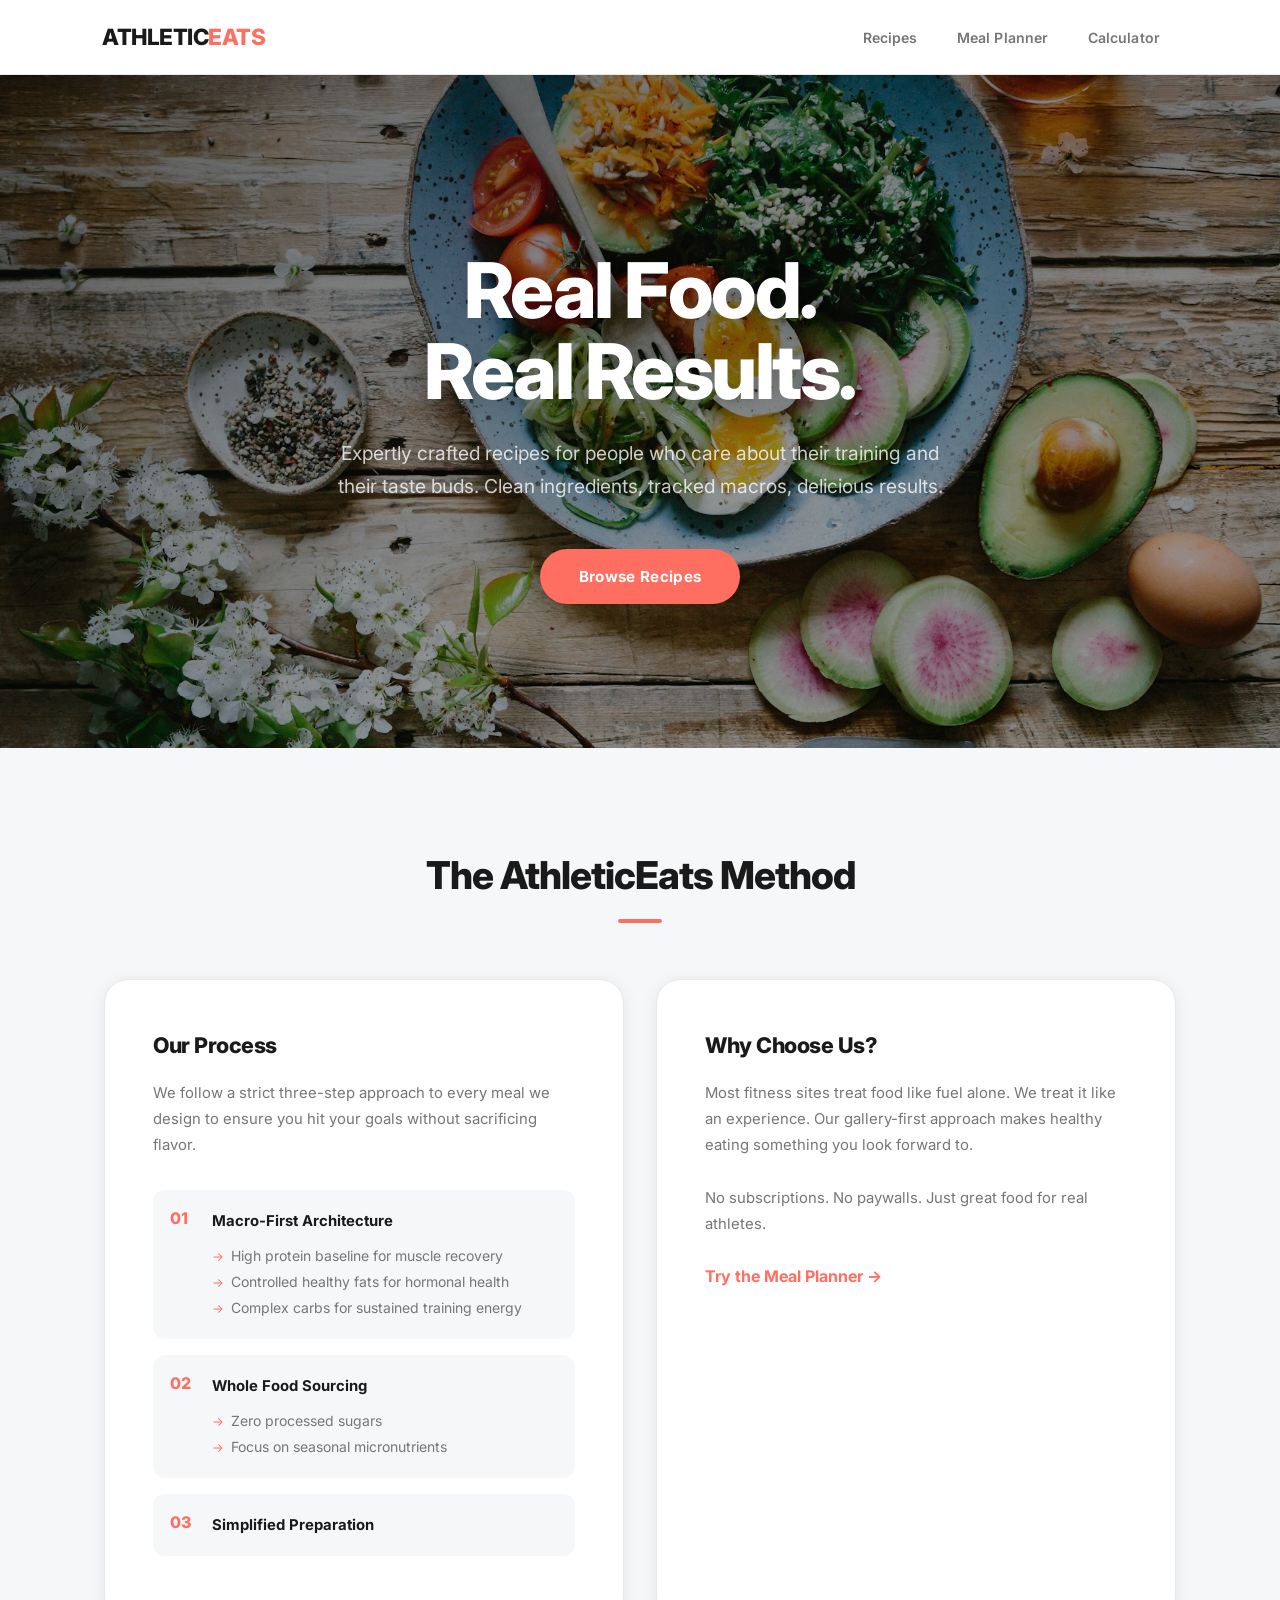
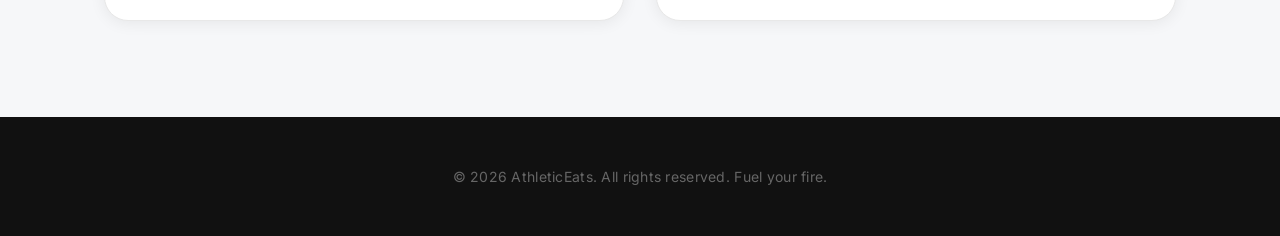
<file: index.html>
<!DOCTYPE html>
<html lang="en">
<head>
    <meta charset="UTF-8">
    <meta name="viewport" content="width=device-width, initial-scale=1.0">
    <title>AthleticEats | Real Food. Real Results.</title>
    <link rel="preconnect" href="https://fonts.googleapis.com">
    <link rel="preconnect" href="https://fonts.gstatic.com" crossorigin>
    <link href="https://fonts.googleapis.com/css2?family=Inter:wght@300;400;600;700;800&display=swap" rel="stylesheet">
    <link rel="stylesheet" href="css/global.css">
    <link rel="stylesheet" href="css/home.css">
    <style>
        /* --- Featured Recipes section --- */
        .featured-section {
            padding: 4rem 8%;
            background: var(--white);
            border-top: 1px solid var(--border);
        }
        .featured-section h2 {
            font-size: clamp(1.6rem, 3vw, 2rem);
            font-weight: 800;
            letter-spacing: -0.5px;
            margin-bottom: 0.4rem;
        }
        .featured-section h2 span { color: var(--accent-coral); }
        .featured-section .section-sub {
            color: var(--text-muted);
            font-size: 1rem;
            margin-bottom: 2.5rem;
        }
        .featured-grid {
            display: grid;
            grid-template-columns: repeat(auto-fit, minmax(260px, 1fr));
            gap: 1.5rem;
            margin-bottom: 2rem;
        }

        /* Skeleton loaders while fetching */
        .skeleton-card {
            height: 260px;
            border-radius: var(--radius);
            background: linear-gradient(90deg, #f0f0f0 25%, #e8e8e8 50%, #f0f0f0 75%);
            background-size: 200% 100%;
            animation: shimmer 1.4s infinite;
        }
        @keyframes shimmer {
            0%   { background-position: 200% 0; }
            100% { background-position: -200% 0; }
        }

        /* Featured recipe cards */
        .featured-card {
            display: block;
            border-radius: var(--radius);
            overflow: hidden;
            box-shadow: var(--card-shadow);
            text-decoration: none;
            color: var(--text-main);
            background: var(--white);
            transition: var(--transition);
        }
        .featured-card:hover {
            transform: translateY(-6px);
            box-shadow: var(--card-shadow-hover);
        }
        .featured-card img {
            width: 100%;
            height: 180px;
            object-fit: cover;
            display: block;
        }
        .featured-card-body { padding: 1.2rem; }
        .featured-badge {
            display: inline-block;
            padding: 0.2rem 0.75rem;
            border-radius: var(--radius-pill);
            font-size: 0.75rem;
            font-weight: 700;
            text-transform: capitalize;
            background: var(--accent-coral-light);
            color: var(--accent-coral);
            margin-bottom: 0.5rem;
        }
        .featured-card h3 {
            font-size: 1rem;
            font-weight: 700;
            margin-bottom: 0.25rem;
        }
        .featured-card p { font-size: 0.85rem; color: var(--text-muted); }

        .featured-cta { text-align: center; }
    </style>
    <script src="js/home.js" defer></script>
</head>
<body id="page-home">

    <nav>
        <div class="logo"><a href="index.html">ATHLETIC<span>EATS</span></a></div>
        <ul>
            <li><a href="recipes.html">Recipes</a></li>
            <li><a href="meal-planner.html">Meal Planner</a></li>
            <li><a href="calculator.html">Calculator</a></li>
        </ul>
    </nav>

    <header class="hero">
        <h1>Real Food.<br>Real Results.</h1>
        <p>Expertly crafted recipes for people who care about their training and their taste buds. Clean ingredients, tracked macros, delicious results.</p>
        <a href="recipes.html" class="btn-primary">Browse Recipes</a>
    </header>

    <!-- Featured Recipes — loaded via AJAX from the database -->
    <section class="featured-section" id="featured-section">
        <h2>Popular <span>Recipes</span></h2>
        <p class="section-sub">A few of our most-loved meals, pulled live from the database.</p>
        <div class="featured-grid" id="featured-grid">
            <div class="skeleton-card"></div>
            <div class="skeleton-card"></div>
            <div class="skeleton-card"></div>
        </div>
        <div class="featured-cta">
            <a href="recipes.html" class="btn-primary">View All Recipes</a>
        </div>
    </section>

    <main>
        <section>
            <h2>The AthleticEats Method</h2>
            <div class="feature-grid">
                <div class="feature-box">
                    <h3>Our Process</h3>
                    <p>We follow a strict three-step approach to every meal we design to ensure you hit your goals without sacrificing flavor.</p>
                    <ol class="philosophy-list">
                        <li>
                            Macro-First Architecture
                            <ul class="philosophy-sublist">
                                <li>High protein baseline for muscle recovery</li>
                                <li>Controlled healthy fats for hormonal health</li>
                                <li>Complex carbs for sustained training energy</li>
                            </ul>
                        </li>
                        <li>
                            Whole Food Sourcing
                            <ul class="philosophy-sublist">
                                <li>Zero processed sugars</li>
                                <li>Focus on seasonal micronutrients</li>
                            </ul>
                        </li>
                        <li>Simplified Preparation</li>
                    </ol>
                </div>

                <div class="feature-box">
                    <h3>Why Choose Us?</h3>
                    <p>Most fitness sites treat food like fuel alone. We treat it like an experience. Our gallery-first approach makes healthy eating something you look forward to.</p>
                    <br>
                    <p>No subscriptions. No paywalls. Just great food for real athletes.</p>
                    <br>
                    <a href="meal-planner.html" style="color:var(--accent-coral);font-weight:700;text-decoration:none;">Try the Meal Planner &rarr;</a>
                </div>
            </div>
        </section>
    </main>

    <footer>
        <p>&copy; 2026 AthleticEats. All rights reserved. Fuel your fire.</p>
    </footer>

</body>
</html>
</file>
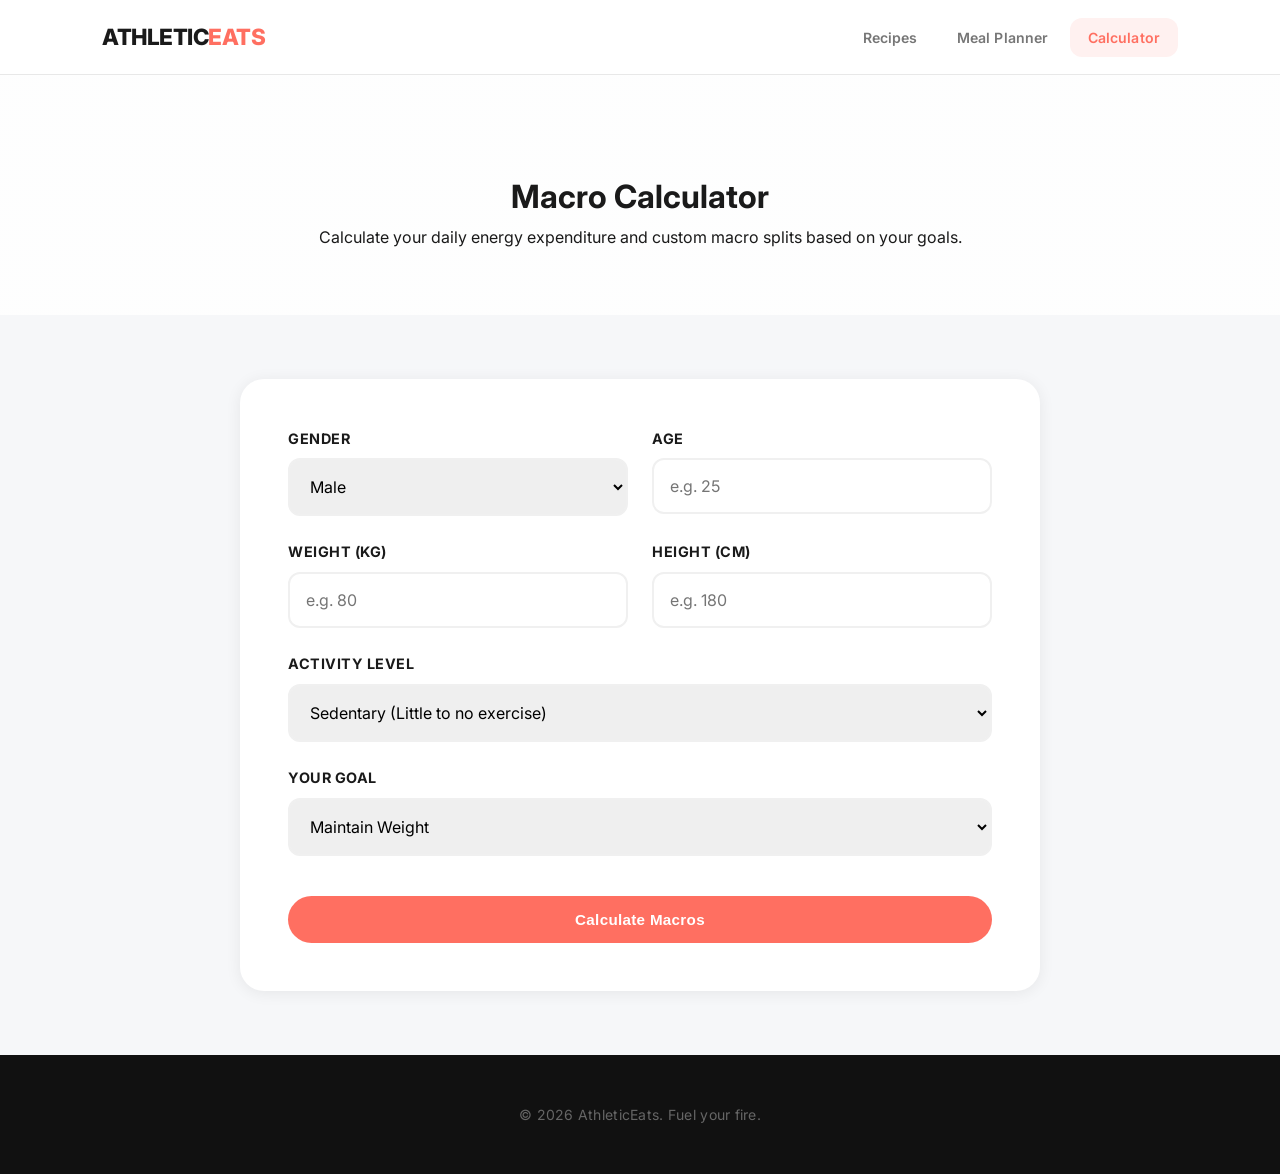
<file: calculator.html>
<!DOCTYPE html>
<html lang="en">
<head>
    <meta charset="UTF-8">
    <meta name="viewport" content="width=device-width, initial-scale=1.0">
    <title>Macro Calculator | AthleticEats</title>
    <link href="https://fonts.googleapis.com/css2?family=Inter:wght@300;400;600;700;800&display=swap" rel="stylesheet">
    <link rel="stylesheet" href="css/global.css">
    <link rel="stylesheet" href="css/calculator.css">
    <script src="js/calculator.js" defer></script>
</head>
<body id="page-calculator">

    <nav>
        <div class="logo"><a href="index.html">ATHLETIC<span>EATS</span></a></div>
        <ul>
            <li><a href="recipes.html">Recipes</a></li>
            <li><a href="meal-planner.html">Meal Planner</a></li>
            <li><a href="calculator.html">Calculator</a></li>
        </ul>
    </nav>

    <header class="hero">
        <h1>Macro Calculator</h1>
        <p>Calculate your daily energy expenditure and custom macro splits based on your goals.</p>
    </header>

    <main style="padding: 4rem 5%;">
        <div class="calc-container">
            <section class="calc-card">
                <form id="macro-form" novalidate>
                    <div style="display: grid; grid-template-columns: 1fr 1fr; gap: 1.5rem;">
                        <div class="form-group">
                            <label for="gender">Gender</label>
                            <select id="gender" required>
                                <option value="male">Male</option>
                                <option value="female">Female</option>
                            </select>
                        </div>
                        <div class="form-group">
                            <label for="age">Age</label>
                            <input type="number" id="age" placeholder="e.g. 25" required min="15" max="100">
                            <span class="error-message">Please enter a valid age (15-100).</span>
                        </div>
                    </div>

                    <div style="display: grid; grid-template-columns: 1fr 1fr; gap: 1.5rem;">
                        <div class="form-group">
                            <label for="weight">Weight (kg)</label>
                            <input type="number" id="weight" placeholder="e.g. 80" required min="30" max="250">
                            <span class="error-message">Please enter a valid weight.</span>
                        </div>
                        <div class="form-group">
                            <label for="height">Height (cm)</label>
                            <input type="number" id="height" placeholder="e.g. 180" required min="100" max="250">
                            <span class="error-message">Please enter a valid height.</span>
                        </div>
                    </div>

                    <div class="form-group">
                        <label for="activity">Activity Level</label>
                        <select id="activity" required>
                            <option value="1.2">Sedentary (Little to no exercise)</option>
                            <option value="1.375">Lightly Active (1-3 days/week)</option>
                            <option value="1.55">Moderately Active (3-5 days/week)</option>
                            <option value="1.725">Very Active (6-7 days/week)</option>
                            <option value="1.9">Extra Active (Professional athlete)</option>
                        </select>
                    </div>

                    <div class="form-group">
                        <label for="goal">Your Goal</label>
                        <select id="goal" required>
                            <option value="maintain">Maintain Weight</option>
                            <option value="lose">Lose Weight (Deficit)</option>
                            <option value="gain">Gain Muscle (Surplus)</option>
                        </select>
                    </div>

                    <button type="submit" class="btn-primary" style="width: 100%; margin-top: 1rem;">Calculate Macros</button>
                </form>
            </section>

            <!-- Results hidden by default -->
            <section id="results" class="results-panel">
                <h2 style="color: white; margin-bottom: 0.5rem; text-align: center;">Your Daily Targets</h2>
                <p style="opacity: 0.7; margin-bottom: 2rem;">Based on your inputs, here is your optimal daily intake:</p>
                
                <div class="results-grid">
                    <div class="res-item">
                        <span id="res-calories" class="res-val">---</span>
                        <span class="res-label">Calories</span>
                    </div>
                    <div class="res-item">
                        <span id="res-protein" class="res-val">---</span>
                        <span class="res-label">Protein (g)</span>
                    </div>
                    <div class="res-item">
                        <span id="res-carbs" class="res-val">---</span>
                        <span class="res-label">Carbs (g)</span>
                    </div>
                    <div class="res-item">
                        <span id="res-fats" class="res-val">---</span>
                        <span class="res-label">Fats (g)</span>
                    </div>
                </div>

                <button id="reset-calc" class="btn-primary" style="background: transparent; border: 2px solid var(--accent-coral); margin-top: 3rem;">Reset Calculator</button>
            </section>
        </div>
    </main>

    <footer>
        <p>&copy; 2026 AthleticEats. Fuel your fire.</p>
    </footer>

</body>
</html>
</file>
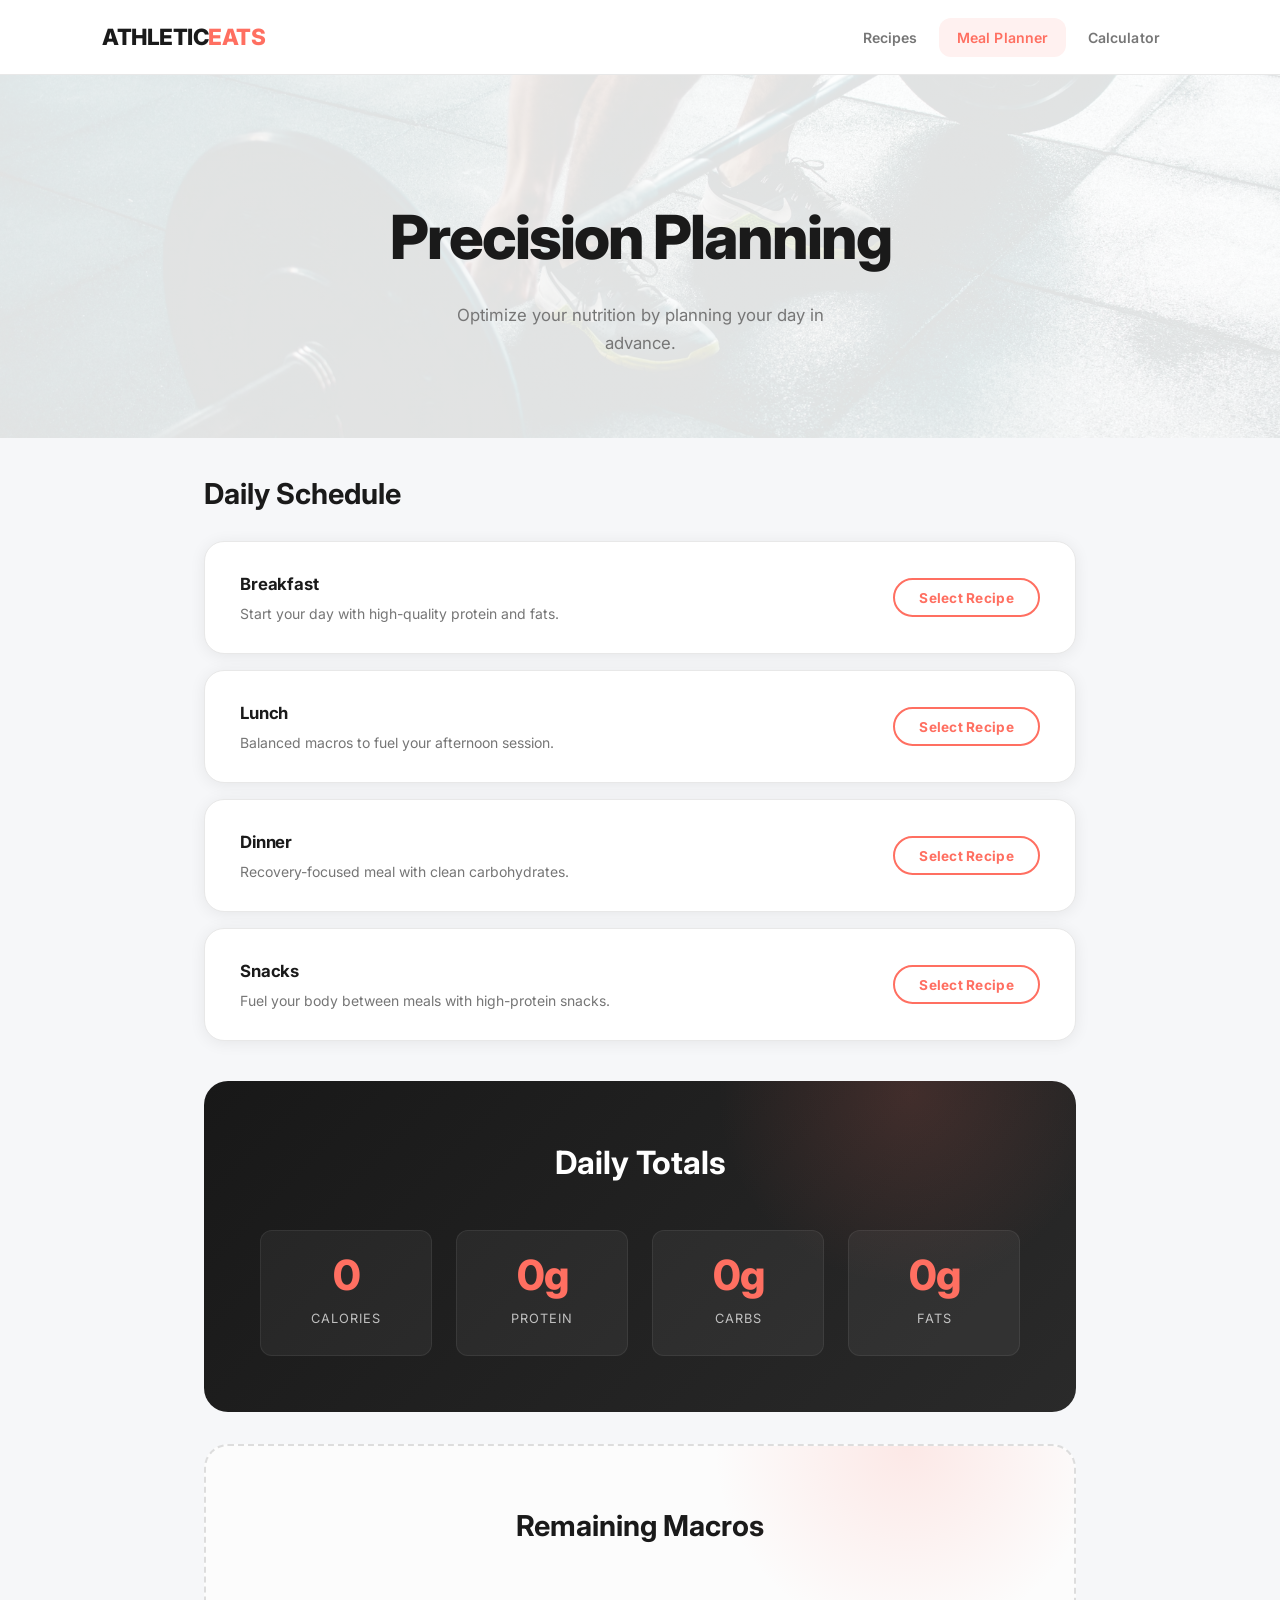
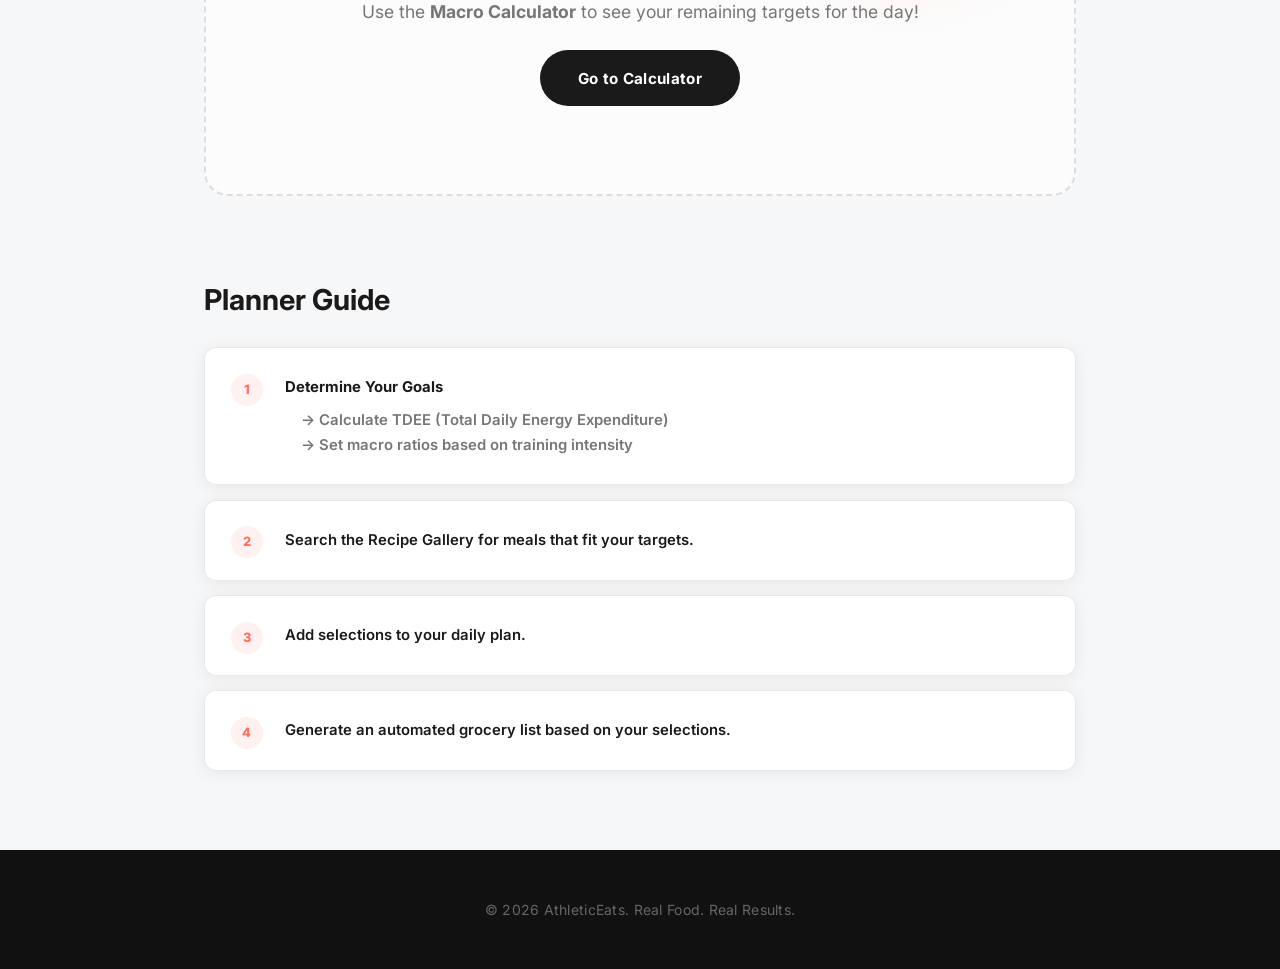
<file: meal-planner.html>
<!DOCTYPE html>
<html lang="en">
<head>
    <meta charset="UTF-8">
    <meta name="viewport" content="width=device-width, initial-scale=1.0">
    <title>Meal Planner | AthleticEats</title>
    <link href="https://fonts.googleapis.com/css2?family=Inter:wght@300;400;600;700;800&display=swap" rel="stylesheet">
    <link rel="stylesheet" href="css/global.css">
    <link rel="stylesheet" href="css/planner.css">
    <script src="js/planner.js" type="module"></script>
</head>
<body id="page-planner">

    <nav>
        <div class="logo"><a href="index.html">ATHLETIC<span>EATS</span></a></div>
        <ul>
            <li><a href="recipes.html">Recipes</a></li>
            <li><a href="meal-planner.html">Meal Planner</a></li>
            <li><a href="calculator.html">Calculator</a></li>
        </ul>
    </nav>

    <header class="hero">
        <h1>Precision Planning</h1>
        <p>Optimize your nutrition by planning your day in advance.</p>
    </header>

    <main style="max-width: 1000px; margin: 0 auto; padding: 2rem 5% 4rem;">
        <section>
            <h2 style="font-size: 1.8rem; margin-bottom: 1.5rem; color: var(--text-main);">Daily Schedule</h2>
            
            <div class="planner-section" id="slot-breakfast">
                <div class="meal-info">
                    <h3>Breakfast</h3>
                    <p class="meal-desc">Start your day with high-quality protein and fats.</p>
                    <div class="selected-meal-card hidden"></div>
                    <div class="extras-container hidden"></div>
                </div>
                <div class="slot-actions">
                    <button class="btn-select" data-slot="breakfast">Select Recipe</button>
                    <button class="btn-add-extra hidden" data-slot="breakfast" title="Add Extra Side">+</button>
                </div>
            </div>

            <div class="planner-section" id="slot-lunch">
                <div class="meal-info">
                    <h3>Lunch</h3>
                    <p class="meal-desc">Balanced macros to fuel your afternoon session.</p>
                    <div class="selected-meal-card hidden"></div>
                    <div class="extras-container hidden"></div>
                </div>
                <div class="slot-actions">
                    <button class="btn-select" data-slot="lunch">Select Recipe</button>
                    <button class="btn-add-extra hidden" data-slot="lunch" title="Add Extra Side">+</button>
                </div>
            </div>

            <div class="planner-section" id="slot-dinner">
                <div class="meal-info">
                    <h3>Dinner</h3>
                    <p class="meal-desc">Recovery-focused meal with clean carbohydrates.</p>
                    <div class="selected-meal-card hidden"></div>
                    <div class="extras-container hidden"></div>
                </div>
                <div class="slot-actions">
                    <button class="btn-select" data-slot="dinner">Select Recipe</button>
                    <button class="btn-add-extra hidden" data-slot="dinner" title="Add Extra Side">+</button>
                </div>
            </div>

            <div class="planner-section" id="slot-snacks">
                <div class="meal-info">
                    <h3>Snacks</h3>
                    <p class="meal-desc">Fuel your body between meals with high-protein snacks.</p>
                    <div class="selected-meal-card hidden"></div>
                    <div class="extras-container hidden"></div>
                </div>
                <div class="slot-actions">
                    <button class="btn-select" data-slot="snacks">Select Recipe</button>
                    <button class="btn-add-extra hidden" data-slot="snacks" title="Add Extra Side">+</button>
                </div>
            </div>
        </section>

        <!-- Selection Modal -->
        <div id="selection-modal" class="modal">
            <div class="modal-content">
                <span class="close-modal">&times;</span>
                <div class="modal-header">
                    <h2 id="modal-title">Select a Recipe</h2>
                    <input type="text" id="recipe-search" placeholder="Search by name or category...">
                </div>
                <div id="modal-recipe-grid" class="modal-recipe-grid">
                    <!-- Recipes or Extras will be injected here -->
                </div>
            </div>
        </div>

        <section class="totals-panel">
            <h2 style="color: white; text-align: center; font-size: 2rem; margin-bottom: 1.5rem;">Daily Totals</h2>
            <div class="stats-grid">
                <div class="stat-item" style="text-align: center;">
                    <span class="stat-val" style="display: block; font-weight: 800;">0</span>
                    <span class="stat-label" style="text-transform: uppercase; letter-spacing: 1px; font-size: 0.8rem; opacity: 0.7; color: white;">Calories</span>
                </div>
                <div class="stat-item" style="text-align: center;">
                    <span class="stat-val" style="display: block; font-weight: 800;">0g</span>
                    <span class="stat-label" style="text-transform: uppercase; letter-spacing: 1px; font-size: 0.8rem; opacity: 0.7; color: white;">Protein</span>
                </div>
                <div class="stat-item" style="text-align: center;">
                    <span class="stat-val" style="display: block; font-weight: 800;">0g</span>
                    <span class="stat-label" style="text-transform: uppercase; letter-spacing: 1px; font-size: 0.8rem; opacity: 0.7; color: white;">Carbs</span>
                </div>
                <div class="stat-item" style="text-align: center;">
                    <span class="stat-val" style="display: block; font-weight: 800;">0g</span>
                    <span class="stat-label" style="text-transform: uppercase; letter-spacing: 1px; font-size: 0.8rem; opacity: 0.7; color: white;">Fats</span>
                </div>
            </div>
        </section>

        <!-- Remaining Macros Feature -->
        <section id="remaining-macros-container" class="totals-panel" style="background: #fcfcfc; border: 2px dashed #ddd; margin-top: 2rem;">
            <h2 style="color: var(--text-main); text-align: center; font-size: 1.8rem; margin-bottom: 1rem;">Remaining Macros</h2>
            
            <div id="remaining-stats" class="stats-grid hidden">
                <div class="stat-item" style="background: #fff; border: 1px solid #eee;">
                    <span id="rem-cal" class="stat-val" style="color: #2ecc71;">0</span>
                    <span class="stat-label" style="color: #888;">CALRORIES</span>
                </div>
                <div class="stat-item" style="background: #fff; border: 1px solid #eee;">
                    <span id="rem-pro" class="stat-val" style="color: #2ecc71;">0g</span>
                    <span class="stat-label" style="color: #888;">PROTEIN</span>
                </div>
                <div class="stat-item" style="background: #fff; border: 1px solid #eee;">
                    <span id="rem-carb" class="stat-val" style="color: #2ecc71;">0g</span>
                    <span class="stat-label" style="color: #888;">CARBS</span>
                </div>
                <div class="stat-item" style="background: #fff; border: 1px solid #eee;">
                    <span id="rem-fat" class="stat-val" style="color: #2ecc71;">0g</span>
                    <span class="stat-label" style="color: #888;">FATS</span>
                </div>
            </div>

            <div id="calculator-prompt" class="prompt-box" style="padding: 2rem; text-align: center;">
                <p style="color: var(--text-muted); font-size: 1.1rem; margin-bottom: 1.5rem;">Use the <strong>Macro Calculator</strong> to see your remaining targets for the day!</p>
                <a href="calculator.html" class="btn-primary" style="background: var(--text-main);">Go to Calculator</a>
            </div>
        </section>

        <section style="margin-top: 5rem;">
            <h2 style="font-size: 1.8rem; margin-bottom: 1.5rem; color: var(--text-main);">Planner Guide</h2>
            <ol class="guide-list" style="list-style: none; padding-left: 0;">
                <li>
                    <strong>Determine Your Goals</strong>
                    <ul style="list-style: none; margin-top: 0.5rem; padding-left: 1rem; color: var(--text-muted);">
                        <li>→ Calculate TDEE (Total Daily Energy Expenditure)</li>
                        <li>→ Set macro ratios based on training intensity</li>
                    </ul>
                </li>
                <li>Search the Recipe Gallery for meals that fit your targets.</li>
                <li>Add selections to your daily plan.</li>
                <li>Generate an automated grocery list based on your selections.</li>
            </ol>
        </section>
    </main>

    <footer>
        &copy; 2026 AthleticEats. Real Food. Real Results.
    </footer>

</body>
</html>
</file>
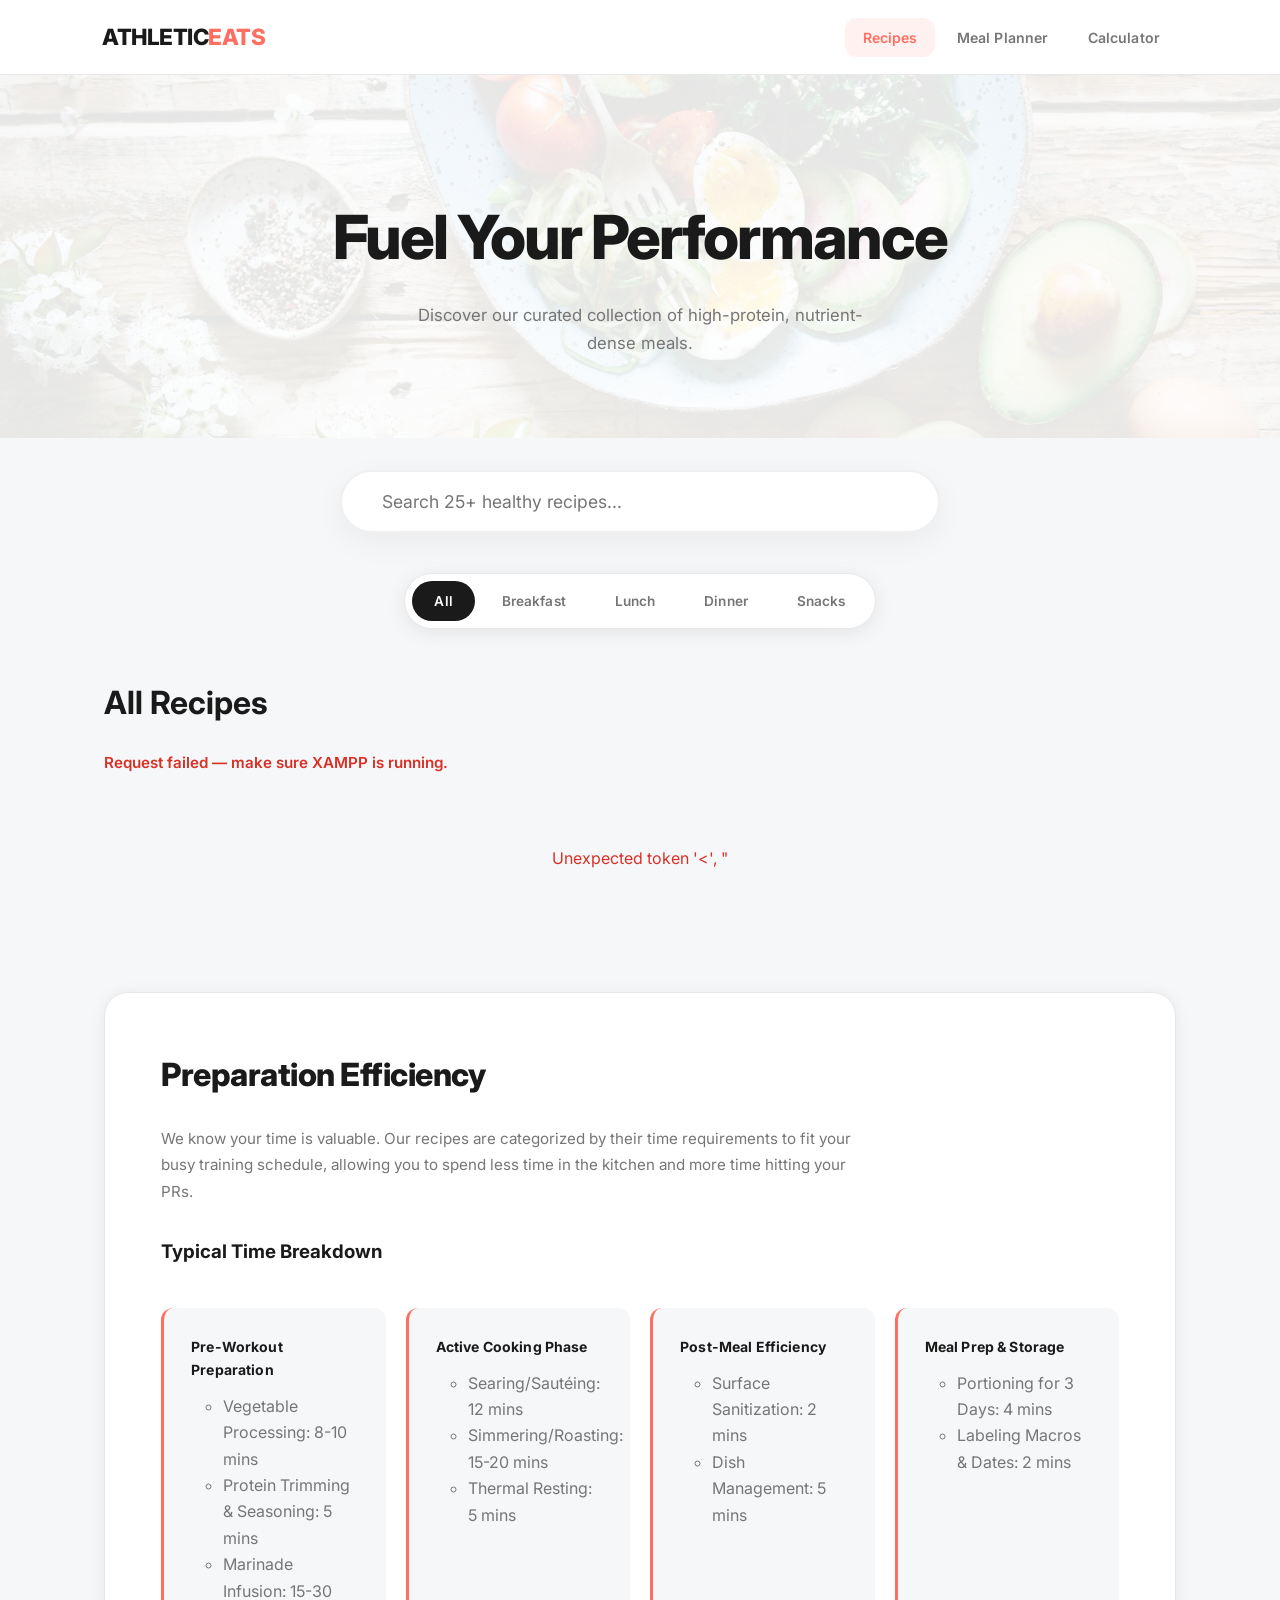
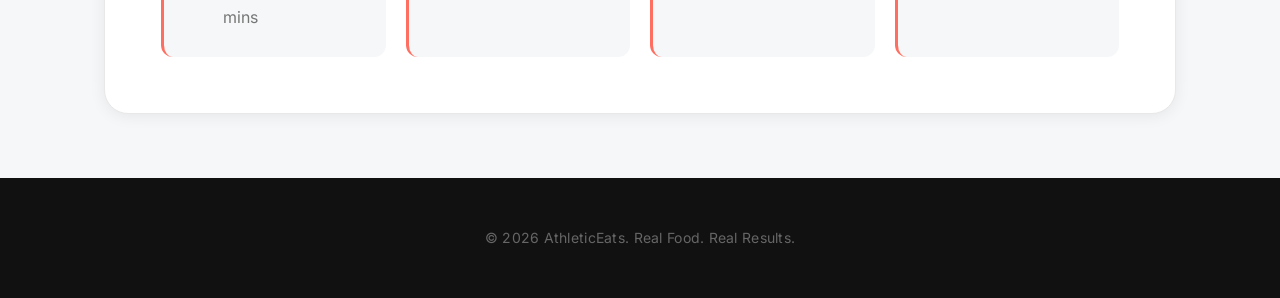
<file: recipes.html>
<!DOCTYPE html>
<html lang="en">
<head>
    <meta charset="UTF-8">
    <meta name="viewport" content="width=device-width, initial-scale=1.0">
    <title>Recipes | AthleticEats</title>
    <link href="https://fonts.googleapis.com/css2?family=Inter:wght@300;400;600;700;800&display=swap" rel="stylesheet">
    <link rel="stylesheet" href="css/global.css">
    <link rel="stylesheet" href="css/recipes.css">
    <style>
        /* --- Search status bar --- */
        #search-status {
            display: flex;
            align-items: center;
            gap: 0.6rem;
            min-height: 2rem;
            margin-bottom: 1.2rem;
            font-size: 0.95rem;
            font-weight: 600;
        }

        @keyframes spin-recipe {
            to { transform: rotate(360deg); }
        }
        #search-spinner {
            width: 18px;
            height: 18px;
            border: 3px solid #e8e8e8;
            border-top-color: #FF6F61;
            border-radius: 50%;
            animation: spin-recipe 0.65s linear infinite;
            flex-shrink: 0;
            display: none;           /* hidden by default; shown via JS */
        }
        #search-spinner.visible { display: block; }

        #search-status-text.loading { color: #767676; }
        #search-status-text.success { color: #27ae60; }
        #search-status-text.empty   { color: #767676; }
        #search-status-text.error   { color: #d93025; }
    </style>
    <script src="js/recipes.js" type="module"></script>
</head>
<body id="page-recipes">

    <nav>
        <div class="logo"><a href="index.html">ATHLETIC<span>EATS</span></a></div>
        <ul>
            <li><a href="recipes.html">Recipes</a></li>
            <li><a href="meal-planner.html">Meal Planner</a></li>
            <li><a href="calculator.html">Calculator</a></li>
        </ul>
    </nav>

    <header class="hero">
        <h1>Fuel Your Performance</h1>
        <p>Discover our curated collection of high-protein, nutrient-dense meals.</p>
    </header>

    <main style="max-width: 1200px; margin: 0 auto; padding: 2rem 5% 4rem;">
        <div class="search-container">
            <input type="text" id="gallery-search" placeholder="Search 25+ healthy recipes...">
        </div>

        <div class="filter-bar">
            <ul>
                <li><a href="#" class="active">All</a></li>
                <li><a href="#">Breakfast</a></li>
                <li><a href="#">Lunch</a></li>
                <li><a href="#">Dinner</a></li>
                <li><a href="#">Snacks</a></li>
            </ul>
        </div>

        <section>
            <h2 style="text-align: left; font-size: 2rem; margin-bottom: 1rem;">All Recipes</h2>

            <!-- Status bar: spinner + result count message -->
            <div id="search-status">
                <div id="search-spinner"></div>
                <span id="search-status-text"></span>
            </div>

            <div class="recipe-grid">
                <!-- Recipes will be injected here by recipes.js -->
            </div>
        </section>

        <!-- Recipe Modal -->
        <div id="recipe-modal" class="modal">
            <div class="modal-content">
                <span class="close-modal">&times;</span>
                <div id="modal-body">
                    <!-- Dynamic content will be injected here -->
                </div>
            </div>
        </div>

        <section class="featured-breakdown">
            <h2 style="text-align: left; font-size: 2rem; margin-bottom: 1.5rem;">Preparation Efficiency</h2>
            <p>We know your time is valuable. Our recipes are categorized by their time requirements to fit your busy training schedule, allowing you to spend less time in the kitchen and more time hitting your PRs.</p>
            
            <div style="margin-top: 2rem;">
                <h3 style="margin-bottom: 1rem;">Typical Time Breakdown</h3>
                <ol class="time-list" style="list-style: none;">
                    <li>
                        <strong>Pre-Workout Preparation</strong>
                        <ul style="list-style: circle; padding-left: 2rem; margin-top: 0.5rem; color: var(--text-muted);">
                            <li>Vegetable Processing: 8-10 mins</li>
                            <li>Protein Trimming & Seasoning: 5 mins</li>
                            <li>Marinade Infusion: 15-30 mins</li>
                        </ul>
                    </li>
                    <li>
                        <strong>Active Cooking Phase</strong>
                        <ul style="list-style: circle; padding-left: 2rem; margin-top: 0.5rem; color: var(--text-muted);">
                            <li>Searing/Sautéing: 12 mins</li>
                            <li>Simmering/Roasting: 15-20 mins</li>
                            <li>Thermal Resting: 5 mins</li>
                        </ul>
                    </li>
                    <li>
                        <strong>Post-Meal Efficiency</strong>
                        <ul style="list-style: circle; padding-left: 2rem; margin-top: 0.5rem; color: var(--text-muted);">
                            <li>Surface Sanitization: 2 mins</li>
                            <li>Dish Management: 5 mins</li>
                        </ul>
                    </li>
                    <li>
                        <strong>Meal Prep & Storage</strong>
                        <ul style="list-style: circle; padding-left: 2rem; margin-top: 0.5rem; color: var(--text-muted);">
                            <li>Portioning for 3 Days: 4 mins</li>
                            <li>Labeling Macros & Dates: 2 mins</li>
                        </ul>
                    </li>
                </ol>
            </div>
        </section>
    </main>

    <footer>
        &copy; 2026 AthleticEats. Real Food. Real Results.
    </footer>

</body>
</html>
</file>
<file: css/global.css>
:root {
    --bg-color: #f6f7f9;
    --text-main: #1a1a1a;
    --text-muted: #767676;
    --accent-coral: #FF6F61;
    --accent-coral-dark: #e55e50;
    --accent-coral-light: #fff1f0;
    --white: #ffffff;
    --border: #e8e8e8;
    --card-shadow: 0 2px 16px rgba(0, 0, 0, 0.07);
    --card-shadow-hover: 0 16px 48px rgba(0, 0, 0, 0.13);
    --transition: all 0.35s cubic-bezier(0.165, 0.84, 0.44, 1);
    --radius: 20px;
    --radius-sm: 12px;
    --radius-pill: 100px;
}

html { scroll-behavior: smooth; }

*, *::before, *::after {
    margin: 0;
    padding: 0;
    box-sizing: border-box;
}

body {
    font-family: 'Inter', -apple-system, BlinkMacSystemFont, sans-serif;
    background-color: var(--bg-color);
    color: var(--text-main);
    line-height: 1.65;
    -webkit-font-smoothing: antialiased;
}

/* --- Navigation --- */
nav {
    display: flex;
    justify-content: space-between;
    align-items: center;
    padding: 1.1rem 8%;
    background: rgba(255, 255, 255, 0.94);
    backdrop-filter: blur(20px);
    -webkit-backdrop-filter: blur(20px);
    border-bottom: 1px solid var(--border);
    position: sticky;
    top: 0;
    z-index: 1000;
}

.logo {
    font-weight: 800;
    font-size: 1.4rem;
    letter-spacing: -0.5px;
    text-transform: uppercase;
}

.logo a {
    text-decoration: none;
    color: var(--text-main);
}

.logo span {
    color: var(--accent-coral);
}

nav ul {
    list-style: none;
    display: flex;
    align-items: center;
    gap: 0.25rem;
}

nav ul li a {
    text-decoration: none;
    color: var(--text-muted);
    font-weight: 600;
    font-size: 0.88rem;
    padding: 0.5rem 1.1rem;
    border-radius: var(--radius-sm);
    transition: var(--transition);
    letter-spacing: 0.01em;
    display: block;
}

nav ul li a:hover {
    color: var(--text-main);
    background: var(--bg-color);
}

#page-recipes nav ul li a[href="recipes.html"],
#page-planner nav ul li a[href="meal-planner.html"],
#page-calculator nav ul li a[href="calculator.html"] {
    color: var(--accent-coral);
    background: var(--accent-coral-light);
}

/* --- Hero base --- */
header.hero {
    text-align: center;
    position: relative;
    overflow: hidden;
}

/* --- Buttons --- */
.btn-primary {
    display: inline-block;
    background: var(--accent-coral);
    color: var(--white);
    padding: 0.95rem 2.4rem;
    border-radius: var(--radius-pill);
    text-decoration: none;
    font-weight: 700;
    font-size: 0.95rem;
    transition: var(--transition);
    border: none;
    letter-spacing: 0.02em;
    cursor: pointer;
}

.btn-primary:hover {
    background: var(--accent-coral-dark);
    transform: translateY(-3px);
    box-shadow: 0 12px 30px rgba(255, 111, 97, 0.38);
}

/* --- Footer --- */
footer {
    text-align: center;
    padding: 3rem 5%;
    background: #111111;
    color: #666;
    font-size: 0.875rem;
    letter-spacing: 0.02em;
}
</file>
<file: css/home.css>
/* --- Hero --- */
#page-home header.hero {
    padding: 11rem 5% 9rem;
    background:
        linear-gradient(160deg, rgba(10, 10, 10, 0.58) 0%, rgba(10, 10, 10, 0.32) 100%),
        url('../images/hero image.avif') center / cover no-repeat;
    animation: heroFadeIn 0.9s ease-out both;
}

@keyframes heroFadeIn {
    from { opacity: 0; transform: translateY(18px); }
    to   { opacity: 1; transform: translateY(0); }
}

#page-home header.hero h1 {
    font-size: clamp(3rem, 6vw, 5.5rem);
    font-weight: 800;
    letter-spacing: -2.5px;
    line-height: 1.05;
    color: #ffffff;
    margin-bottom: 1.5rem;
    text-shadow: 0 2px 24px rgba(0, 0, 0, 0.18);
}

#page-home header.hero p {
    font-size: clamp(1rem, 1.5vw, 1.2rem);
    max-width: 620px;
    margin: 0 auto 2.8rem;
    color: rgba(255, 255, 255, 0.78);
    font-weight: 400;
    line-height: 1.75;
}

/* --- Method Section --- */
#page-home main {
    max-width: 1200px;
    margin: 0 auto;
    padding: 6rem 5%;
}

#page-home main > section > h2 {
    font-size: clamp(1.8rem, 3vw, 2.4rem);
    font-weight: 800;
    letter-spacing: -1px;
    text-align: center;
    margin-bottom: 3.5rem;
}

#page-home main > section > h2::after {
    content: '';
    display: block;
    width: 44px;
    height: 4px;
    background: var(--accent-coral);
    border-radius: 4px;
    margin: 0.75rem auto 0;
}

/* --- Feature Grid --- */
.feature-grid {
    display: grid;
    grid-template-columns: repeat(auto-fit, minmax(340px, 1fr));
    gap: 2rem;
}

.feature-box {
    background: var(--white);
    padding: 3rem;
    border-radius: 24px;
    box-shadow: var(--card-shadow);
    border: 1px solid var(--border);
    position: relative;
    overflow: hidden;
    transition: var(--transition);
}

.feature-box::before {
    content: '';
    position: absolute;
    top: 0;
    left: 0;
    right: 0;
    height: 3px;
    background: linear-gradient(90deg, var(--accent-coral), #ff9a8b);
    opacity: 0;
    transition: var(--transition);
}

.feature-box:hover {
    transform: translateY(-8px);
    box-shadow: var(--card-shadow-hover);
    border-color: transparent;
}

.feature-box:hover::before {
    opacity: 1;
}

.feature-box h3 {
    font-size: 1.35rem;
    font-weight: 800;
    color: var(--text-main);
    margin-bottom: 1rem;
    letter-spacing: -0.5px;
}

.feature-box > p {
    color: var(--text-muted);
    font-size: 0.93rem;
    line-height: 1.75;
}

/* --- Philosophy List --- */
.philosophy-list {
    margin-top: 2rem;
    padding-left: 0;
    list-style: none;
    counter-reset: philosophy-counter;
}

.philosophy-list > li {
    counter-increment: philosophy-counter;
    margin-bottom: 1rem;
    padding: 1.1rem 1.2rem 1.1rem 3.6rem;
    position: relative;
    font-weight: 700;
    font-size: 0.93rem;
    background: var(--bg-color);
    border-radius: var(--radius-sm);
    border: 1px solid transparent;
    transition: var(--transition);
}

.philosophy-list > li:hover {
    border-color: var(--accent-coral-light);
    background: var(--accent-coral-light);
}

.philosophy-list > li::before {
    content: counter(philosophy-counter, decimal-leading-zero);
    position: absolute;
    left: 1rem;
    top: 1rem;
    color: var(--accent-coral);
    font-size: 1rem;
    font-weight: 800;
    line-height: 1.4;
}

.philosophy-sublist {
    list-style: none;
    margin-top: 0.6rem;
    padding-left: 0;
    font-weight: 400;
    color: var(--text-muted);
    font-size: 0.875rem;
    line-height: 1.85;
}

.philosophy-sublist li {
    padding-left: 1.2rem;
    position: relative;
}

.philosophy-sublist li::before {
    content: '→';
    position: absolute;
    left: 0;
    color: var(--accent-coral);
    font-size: 0.78rem;
    top: 0.18em;
}
</file>
<file: css/calculator.css>
#page-calculator header.hero {
    padding: 6rem 5% 4rem;
    background: linear-gradient(rgba(255,255,255,0.85), rgba(255,255,255,0.85)), 
                url('https://images.unsplash.com/photo-1490645935967-10de6ba17061?auto=format&fit=crop&q=80&w=2070') center/cover;
}

.calc-container {
    max-width: 800px;
    margin: 0 auto;
    display: grid;
    grid-template-columns: 1fr;
    gap: 3rem;
}

.calc-card {
    background: var(--white);
    padding: 3rem;
    border-radius: 24px;
    box-shadow: var(--card-shadow);
}

.form-group {
    margin-bottom: 1.5rem;
}

.form-group label {
    display: block;
    font-weight: 700;
    margin-bottom: 0.5rem;
    font-size: 0.9rem;
    text-transform: uppercase;
    letter-spacing: 0.5px;
}

.form-group input, 
.form-group select {
    width: 100%;
    padding: 1rem;
    border: 2px solid #f0f0f0;
    border-radius: 12px;
    font-family: inherit;
    font-size: 1rem;
    transition: var(--transition);
}

.form-group input:focus, 
.form-group select:focus {
    outline: none;
    border-color: var(--accent-coral);
    box-shadow: 0 0 0 4px rgba(255, 111, 97, 0.1);
}

.error-message {
    color: #e74c3c;
    font-size: 0.8rem;
    margin-top: 0.5rem;
    font-weight: 600;
    display: none;
}

.form-group.invalid input {
    border-color: #e74c3c;
}

.form-group.invalid .error-message {
    display: block;
}

/* Results Panel */
.results-panel {
    background: #111;
    color: var(--white);
    padding: 3rem;
    border-radius: 24px;
    text-align: center;
    display: none; /* Shown via JS */
    animation: slideUp 0.6s cubic-bezier(0.165, 0.84, 0.44, 1);
}

@keyframes slideUp {
    from { opacity: 0; transform: translateY(30px); }
    to { opacity: 1; transform: translateY(0); }
}

.results-grid {
    display: grid;
    grid-template-columns: repeat(2, 1fr);
    gap: 2rem;
    margin-top: 2rem;
}

.res-item .res-val {
    display: block;
    font-size: 2.2rem;
    font-weight: 800;
    color: var(--accent-coral);
}

.res-item .res-label {
    font-size: 0.75rem;
    text-transform: uppercase;
    letter-spacing: 1px;
    opacity: 0.6;
}

@media (max-width: 600px) {
    .results-grid {
        grid-template-columns: 1fr;
    }
}
</file>
<file: css/planner.css>
/* --- Hero --- */
#page-planner header.hero {
    padding: 7rem 5% 5rem;
    background:
        linear-gradient(rgba(255, 255, 255, 0.88), rgba(255, 255, 255, 0.88)),
        url('../images/fitness.avif') center / cover no-repeat;
}

#page-planner header.hero h1 {
    font-size: clamp(2.4rem, 5vw, 3.8rem);
    font-weight: 800;
    letter-spacing: -2px;
    color: var(--text-main);
    margin-bottom: 0.8rem;
}

#page-planner header.hero p {
    font-size: 1.05rem;
    color: var(--text-muted);
    max-width: 420px;
    margin: 0 auto;
    line-height: 1.7;
}

/* --- Planner Sections --- */
.planner-section {
    background: var(--white);
    padding: 1.8rem 2.2rem;
    border-radius: var(--radius);
    box-shadow: var(--card-shadow);
    margin-bottom: 1rem;
    display: flex;
    justify-content: space-between;
    align-items: center;
    gap: 1.5rem;
    border: 1px solid var(--border);
    transition: var(--transition);
}

.planner-section:hover {
    border-color: var(--accent-coral);
    box-shadow: 0 8px 30px rgba(255, 111, 97, 0.12);
    transform: translateX(5px);
}

.meal-info h3 {
    font-size: 1.05rem;
    font-weight: 700;
    color: var(--text-main);
    margin-bottom: 0.25rem;
    letter-spacing: -0.2px;
}

.meal-info p {
    font-size: 0.875rem;
    color: var(--text-muted);
    line-height: 1.55;
}

/* --- Select Button --- */
.btn-select {
    background: transparent;
    color: var(--accent-coral);
    border: 2px solid var(--accent-coral);
    padding: 0.6rem 1.5rem;
    border-radius: var(--radius-pill);
    font-family: inherit;
    font-weight: 700;
    font-size: 0.85rem;
    letter-spacing: 0.02em;
    cursor: pointer;
    white-space: nowrap;
    transition: var(--transition);
    flex-shrink: 0;
}

.btn-select:hover {
    background: var(--accent-coral);
    color: var(--white);
    box-shadow: 0 8px 22px rgba(255, 111, 97, 0.32);
    transform: translateY(-2px);
}

/* --- Slot Actions & Extra Button --- */
.slot-actions {
    display: flex;
    flex-direction: column;
    gap: 0.8rem;
    align-items: center;
}

.btn-add-extra {
    width: 45px;
    height: 45px;
    border-radius: 50%;
    border: 2px dashed var(--accent-coral);
    background: var(--white);
    color: var(--accent-coral);
    font-size: 1.5rem;
    font-weight: 700;
    cursor: pointer;
    transition: var(--transition);
    display: flex;
    align-items: center;
    justify-content: center;
}

.btn-add-extra:hover {
    background: var(--accent-coral-light);
    transform: scale(1.1) rotate(90deg);
}

/* --- Extras List --- */
.extras-container {
    display: flex;
    flex-wrap: wrap;
    gap: 0.5rem;
    margin-top: 1rem;
    padding-top: 1rem;
    border-top: 1px solid #f0f0f0;
}

.extra-tag {
    background: var(--bg-color);
    border: 1px solid #eee;
    padding: 0.4rem 0.8rem;
    border-radius: 50px;
    font-size: 0.75rem;
    font-weight: 600;
    color: var(--text-muted);
    display: flex;
    align-items: center;
    gap: 0.5rem;
    animation: fadeIn 0.3s ease;
}

.extra-tag .remove-extra {
    cursor: pointer;
    color: #e74c3c;
    font-weight: 800;
    font-size: 1rem;
}

.extra-tag .remove-extra:hover {
    transform: scale(1.2);
}

/* --- Totals Panel --- */
.totals-panel {
    background: linear-gradient(135deg, #181818 0%, #2a2a2a 100%);
    padding: 3.5rem;
    border-radius: 24px;
    margin-top: 2.5rem;
    position: relative;
    overflow: hidden;
}

.totals-panel::after {
    content: '';
    position: absolute;
    top: -60%;
    right: -5%;
    width: 420px;
    height: 420px;
    background: radial-gradient(circle, rgba(255, 111, 97, 0.14) 0%, transparent 65%);
    pointer-events: none;
}

.stats-grid {
    display: grid;
    grid-template-columns: repeat(4, 1fr);
    gap: 1.5rem;
    margin-top: 2.5rem;
}

.stat-item {
    text-align: center;
    padding: 1.5rem 1rem;
    background: rgba(255, 255, 255, 0.05);
    border-radius: var(--radius-sm);
    border: 1px solid rgba(255, 255, 255, 0.07);
    transition: var(--transition);
}

.stat-item:hover {
    background: rgba(255, 111, 97, 0.1);
    border-color: rgba(255, 111, 97, 0.28);
}

.stat-item .stat-val {
    font-size: 2.6rem;
    color: var(--accent-coral);
    display: block;
    font-weight: 800;
    letter-spacing: -1.5px;
    line-height: 1;
    margin-bottom: 0.5rem;
}

/* --- Guide List --- */
.guide-list {
    list-style: none;
    padding-left: 0;
    counter-reset: guide-counter;
}

.guide-list > li {
    counter-increment: guide-counter;
    background: var(--white);
    padding: 1.7rem 1.8rem 1.7rem 5rem;
    border-radius: var(--radius-sm);
    margin-bottom: 0.9rem;
    box-shadow: var(--card-shadow);
    border: 1px solid var(--border);
    position: relative;
    font-weight: 600;
    font-size: 0.93rem;
    color: var(--text-main);
    transition: var(--transition);
}

.guide-list > li:hover {
    border-color: var(--accent-coral);
    transform: translateX(5px);
}

.guide-list > li::before {
    content: counter(guide-counter);
    position: absolute;
    left: 1.6rem;
    top: 1.6rem;
    width: 2rem;
    height: 2rem;
    line-height: 2rem;
    text-align: center;
    background: var(--accent-coral-light);
    color: var(--accent-coral);
    border-radius: 50%;
    font-weight: 800;
    font-size: 0.8rem;
}

/* --- Selection Modal --- */
.modal {
    display: none;
    position: fixed;
    z-index: 3000;
    left: 0;
    top: 0;
    width: 100%;
    height: 100%;
    overflow: auto;
    background-color: rgba(0,0,0,0.7);
    backdrop-filter: blur(12px);
    animation: fadeIn 0.3s ease;
}

.modal-content {
    background-color: var(--white);
    margin: 3% auto;
    padding: 3.5rem;
    border-radius: 32px;
    width: 90%;
    max-width: 900px;
    box-shadow: 0 40px 80px rgba(0,0,0,0.4);
    position: relative;
    animation: slideUp 0.4s cubic-bezier(0.165, 0.84, 0.44, 1);
}

@keyframes slideUp {
    from { opacity: 0; transform: translateY(40px); }
    to { opacity: 1; transform: translateY(0); }
}

.modal-header {
    margin-bottom: 2.5rem;
    text-align: center;
}

.modal-header h2 {
    font-size: 2.2rem;
    font-weight: 800;
    margin-bottom: 1.5rem;
    letter-spacing: -1px;
}

#recipe-search {
    width: 100%;
    padding: 1.1rem 2rem;
    border-radius: 100px;
    border: 2px solid #f0f0f0;
    font-family: inherit;
    font-size: 1rem;
    transition: var(--transition);
    background: #f9f9f9;
}

#recipe-search:focus {
    outline: none;
    border-color: var(--accent-coral);
    background: #fff;
    box-shadow: 0 10px 30px rgba(255,111,97,0.15);
}

.modal-recipe-grid {
    display: grid;
    grid-template-columns: repeat(auto-fill, minmax(240px, 1fr));
    gap: 1.5rem;
    max-height: 500px;
    overflow-y: auto;
    padding: 1rem;
}

.modal-recipe-item {
    background: #fff;
    border-radius: 20px;
    padding: 1.2rem;
    border: 1px solid #eee;
    cursor: pointer;
    transition: var(--transition);
    text-align: left;
}

.modal-recipe-item:hover {
    border-color: var(--accent-coral);
    box-shadow: 0 10px 25px rgba(0,0,0,0.05);
    transform: translateY(-5px);
}

.modal-recipe-item img {
    width: 100%;
    height: 140px;
    object-fit: cover;
    border-radius: 14px;
    margin-bottom: 1rem;
}

.modal-recipe-item h4 {
    font-size: 1rem;
    font-weight: 700;
    margin-bottom: 0.3rem;
}

.modal-recipe-item p {
    font-size: 0.8rem;
    color: var(--text-muted);
}

.close-modal {
    position: absolute;
    right: 25px;
    top: 20px;
    width: 40px;
    height: 40px;
    background: #f0f0f0;
    border-radius: 50%;
    display: flex;
    align-items: center;
    justify-content: center;
    font-size: 24px;
    cursor: pointer;
    transition: var(--transition);
}

.close-modal:hover {
    background: var(--accent-coral);
    color: white;
}

/* --- Selected Meal Card (Inside Slot) --- */
.hidden { display: none !important; }

.selected-meal-card {
    background: #fcfcfc;
    padding: 1.2rem;
    border-radius: 16px;
    margin-top: 1rem;
    display: flex;
    align-items: center;
    gap: 1.5rem;
    border: 1px solid #f0f0f0;
    animation: fadeIn 0.5s ease;
}

.selected-meal-card img {
    width: 70px;
    height: 70px;
    border-radius: 12px;
    object-fit: cover;
}

.selected-meal-card h4 {
    font-size: 1rem;
    margin-bottom: 0.2rem;
}

.selected-meal-card .macro-preview {
    font-size: 0.8rem;
    color: var(--accent-coral);
    font-weight: 700;
}

@keyframes fadeIn {
    from { opacity: 0; }
    to { opacity: 1; }
}

@media (max-width: 768px) {
    .modal-content { padding: 2rem; margin: 10% auto; }
    .modal-recipe-grid { grid-template-columns: 1fr; }
}
</file>
<file: css/recipes.css>
/* --- Hero --- */
#page-recipes header.hero {
    padding: 7rem 5% 5rem;
    background:
        linear-gradient(rgba(255, 255, 255, 0.9), rgba(255, 255, 255, 0.9)),
        url('../images/hero image.avif') center / cover no-repeat;
}

#page-recipes header.hero h1 {
    font-size: clamp(2.4rem, 5vw, 3.8rem);
    font-weight: 800;
    letter-spacing: -2px;
    color: var(--text-main);
    margin-bottom: 0.8rem;
}

#page-recipes header.hero p {
    font-size: 1.05rem;
    color: var(--text-muted);
    max-width: 480px;
    margin: 0 auto;
    line-height: 1.7;
}

/* --- Search Bar --- */
.search-container {
    max-width: 600px;
    margin: 0 auto 2rem;
    text-align: center;
}

#gallery-search {
    width: 100%;
    padding: 1.2rem 2.5rem;
    border-radius: 100px;
    border: 2px solid #f0f0f0;
    font-family: inherit;
    font-size: 1.1rem;
    transition: var(--transition);
    background: var(--white);
    box-shadow: 0 10px 30px rgba(0,0,0,0.05);
}

#gallery-search:focus {
    outline: none;
    border-color: var(--accent-coral);
    box-shadow: 0 15px 40px rgba(255,111,97,0.15);
    transform: translateY(-2px);
}

/* --- Filter Bar --- */
.filter-bar {
    display: flex;
    justify-content: center;
    margin: 2.5rem 0 3rem;
}

.filter-bar ul {
    list-style: none;
    display: flex;
    gap: 0.25rem;
    background: var(--white);
    padding: 0.45rem;
    border-radius: var(--radius-pill);
    box-shadow: 0 4px 20px rgba(0, 0, 0, 0.08);
    border: 1px solid var(--border);
}

.filter-bar li a {
    text-decoration: none;
    color: var(--text-muted);
    padding: 0.55rem 1.4rem;
    border-radius: var(--radius-pill);
    font-size: 0.85rem;
    font-weight: 600;
    transition: var(--transition);
    display: block;
    letter-spacing: 0.01em;
}

.filter-bar li a:hover {
    color: var(--text-main);
    background: var(--bg-color);
}

.filter-bar li a.active {
    background: var(--text-main);
    color: var(--white);
}

/* --- Recipe Grid --- */
.recipe-grid {
    display: grid;
    grid-template-columns: repeat(auto-fill, minmax(300px, 1fr));
    gap: 1.8rem;
}

.recipe-card {
    background: var(--white);
    border-radius: var(--radius);
    overflow: hidden;
    box-shadow: var(--card-shadow);
    border: 1px solid var(--border);
    transition: var(--transition);
    cursor: pointer;
}

.recipe-card:hover {
    transform: translateY(-8px);
    box-shadow: var(--card-shadow-hover);
    border-color: transparent;
}

.recipe-card img {
    width: 100%;
    height: 230px;
    object-fit: cover;
    display: block;
    transition: transform 0.5s cubic-bezier(0.165, 0.84, 0.44, 1);
}

.recipe-card:hover img {
    transform: scale(1.06);
}

.recipe-card-content {
    padding: 1.5rem 1.7rem 1.9rem;
    background: var(--white);
}

.recipe-card-content h3 {
    font-size: 1.05rem;
    font-weight: 700;
    color: var(--text-main);
    letter-spacing: -0.3px;
    margin-bottom: 0.4rem;
}

.recipe-card-content p {
    color: var(--text-muted);
    font-size: 0.875rem;
    line-height: 1.6;
}

/* --- Featured Breakdown --- */
.featured-breakdown {
    background: var(--white);
    padding: 3.5rem;
    border-radius: 24px;
    box-shadow: var(--card-shadow);
    margin-top: 4.5rem;
    border: 1px solid var(--border);
}

.featured-breakdown h2 {
    font-size: 1.7rem;
    font-weight: 800;
    letter-spacing: -0.5px;
    margin-bottom: 1rem;
    color: var(--text-main);
}

.featured-breakdown > p {
    color: var(--text-muted);
    font-size: 0.95rem;
    line-height: 1.75;
    max-width: 720px;
}

/* --- Time List --- */
.time-list {
    list-style: none;
    display: grid;
    grid-template-columns: repeat(auto-fit, minmax(220px, 1fr));
    gap: 1.25rem;
    margin-top: 2.5rem;
    padding-left: 0;
}

.time-list > li {
    background: var(--bg-color);
    padding: 1.7rem;
    border-radius: var(--radius-sm);
    border-left: 3px solid var(--accent-coral);
    transition: var(--transition);
}

.time-list > li:hover {
    background: var(--accent-coral-light);
    border-left-color: var(--accent-coral-dark);
}

.time-list > li strong {
    display: block;
    font-size: 0.875rem;
    font-weight: 700;
    color: var(--text-main);
    margin-bottom: 0.7rem;
    letter-spacing: 0.01em;
}

/* Modal Styles */
.modal {
    display: none;
    position: fixed;
    z-index: 2000;
    left: 0;
    top: 0;
    width: 100%;
    height: 100%;
    overflow: auto;
    background-color: rgba(0,0,0,0.6);
    backdrop-filter: blur(8px);
    animation: fadeIn 0.3s ease-out;
}

.modal-content {
    background-color: var(--white);
    margin: 3% auto;
    padding: 0;
    border-radius: 24px;
    width: 90%;
    max-width: 800px;
    box-shadow: 0 30px 60px rgba(0,0,0,0.25);
    position: relative;
    overflow: hidden;
}

.close-modal {
    position: absolute;
    right: 25px;
    top: 20px;
    background: rgba(255, 255, 255, 0.8);
    width: 40px;
    height: 40px;
    border-radius: 50%;
    display: flex;
    align-items: center;
    justify-content: center;
    color: var(--text-main);
    font-size: 28px;
    font-weight: bold;
    cursor: pointer;
    z-index: 10;
    transition: var(--transition);
}

.close-modal:hover {
    background: var(--accent-coral);
    color: var(--white);
    transform: rotate(90deg);
}

.modal-hero {
    width: 100%;
    height: 380px;
    object-fit: cover;
}

.modal-info {
    padding: 3rem;
}

.modal-info h2 {
    font-size: 2.8rem;
    font-weight: 800;
    margin-bottom: 1.2rem;
    text-align: left;
    letter-spacing: -1.5px;
}

.modal-macros {
    display: flex;
    gap: 2.5rem;
    margin-bottom: 3rem;
    padding-bottom: 1.5rem;
    border-bottom: 1px solid #f0f0f0;
}

.modal-macros .macro-item {
    text-align: center;
}

.modal-macros .macro-val {
    display: block;
    font-weight: 800;
    font-size: 1.3rem;
    color: var(--accent-coral);
}

.modal-macros .macro-label {
    font-size: 0.7rem;
    text-transform: uppercase;
    letter-spacing: 1.5px;
    color: var(--text-muted);
}

.modal-section {
    margin-bottom: 3rem;
}

.modal-section h3 {
    margin-bottom: 1.2rem;
    font-size: 1.5rem;
    font-weight: 700;
    color: var(--text-main);
}

.modal-ingredients {
    list-style: none;
    padding-left: 0;
}

.modal-ingredients li {
    padding: 0.8rem 0;
    border-bottom: 1px solid #f8f8f8;
    color: var(--text-main);
    font-weight: 500;
}

.modal-steps {
    padding-left: 1.5rem;
}

.modal-steps li {
    margin-bottom: 1.2rem;
    padding-left: 0.5rem;
    color: var(--text-muted);
    line-height: 1.7;
}

@keyframes fadeIn {
    from { opacity: 0; }
    to { opacity: 1; }
}

@media (max-width: 600px) {
    .modal-macros {
        gap: 1.5rem;
        flex-wrap: wrap;
    }
    .modal-hero {
        height: 250px;
    }
    .modal-info {
        padding: 2rem;
    }
}
</file>
